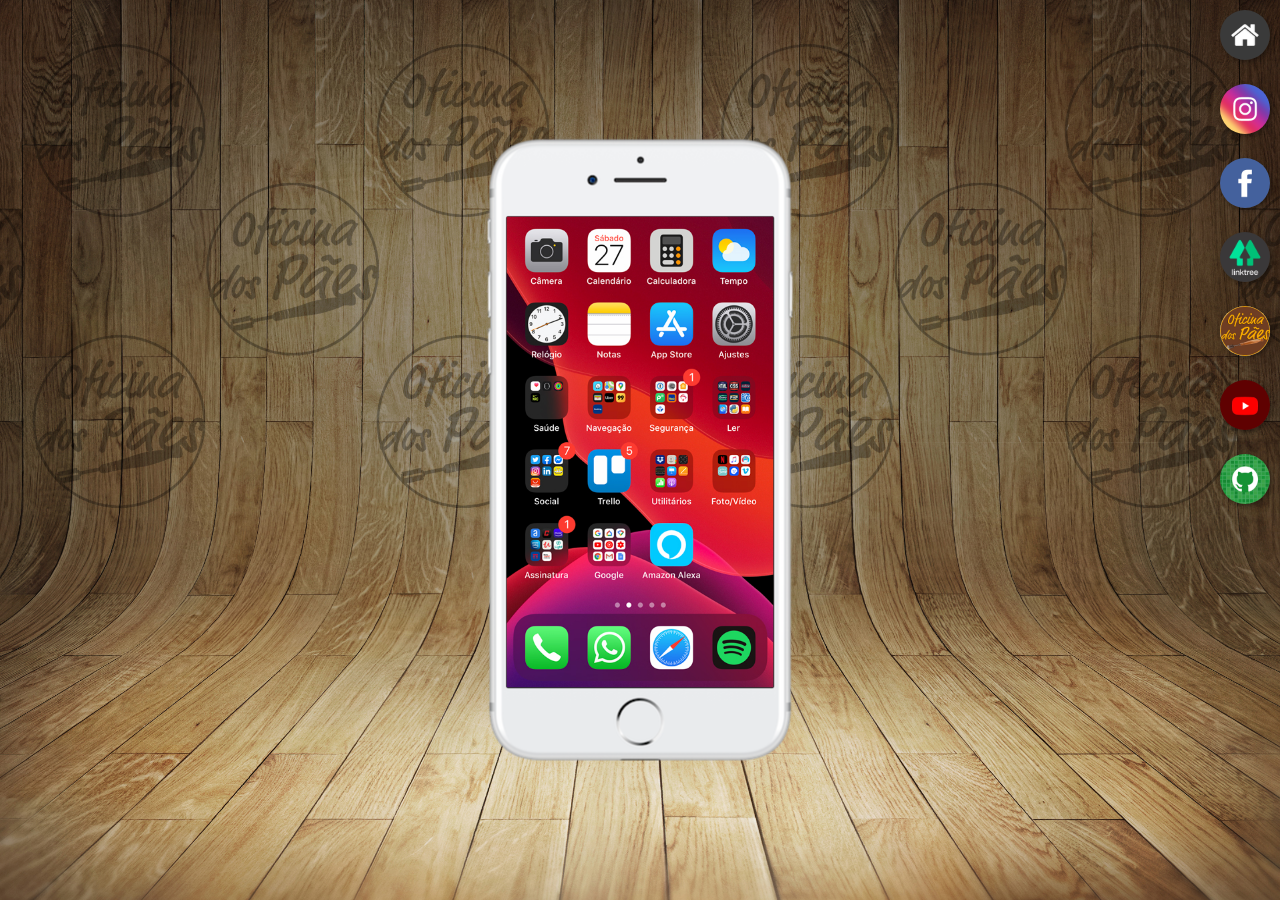
<file: index.html>
<!DOCTYPE html>
<html lang="pt-br">
<head>
    <meta charset="UTF-8">
    <meta http-equiv="X-UA-Compatible" content="IE=edge">
    <meta name="viewport" content="width=device-width, initial-scale=1.0">
    <title>Vilaça Oficina dos Pães</title>
    <link rel="shortcut icon" href="favicon.ico" type="image/x-icon">
    <link rel="stylesheet" href="estilos/style.css">
</head>
<body>
    <main>
        <section id="telefone">
            <iframe src="home.html" name="tela" id="tela" frameborder="0">
                Seu navegador não é compatível com isso.
            </iframe>
        </section>

        <section id="redes-sociais">
            <a href="home.html" target="tela"><img src="imagens/logo-home.jpg" alt="Home"></a><br>

            <a href="instragram.html" target="tela"><img src="imagens/logo-instagram.jpg" alt="Instagram"></a><br>

            <a href="#" target="tela"><img src="imagens/logo-facebook.jpg" alt="Instagram"></a><br>

            <a href="#" target="tela"><img src="imagens/logo-linktree.jpg" alt="LinkTree"></a><br>

           
            <a href="#" target="tela"><img src="imagens/logo-vop.jpg" alt="GitHub"></a><br>

            <a href="youtube.html" target="tela"><img src="imagens/logo-youtube.jpg" alt="YouTube"></a><br>
            <a href="github.html" target="tela"><img src="imagens/logo-github.jpg" alt="GitHub"></a><br>
        </section>


    </main>

</body>
</html>
</file>
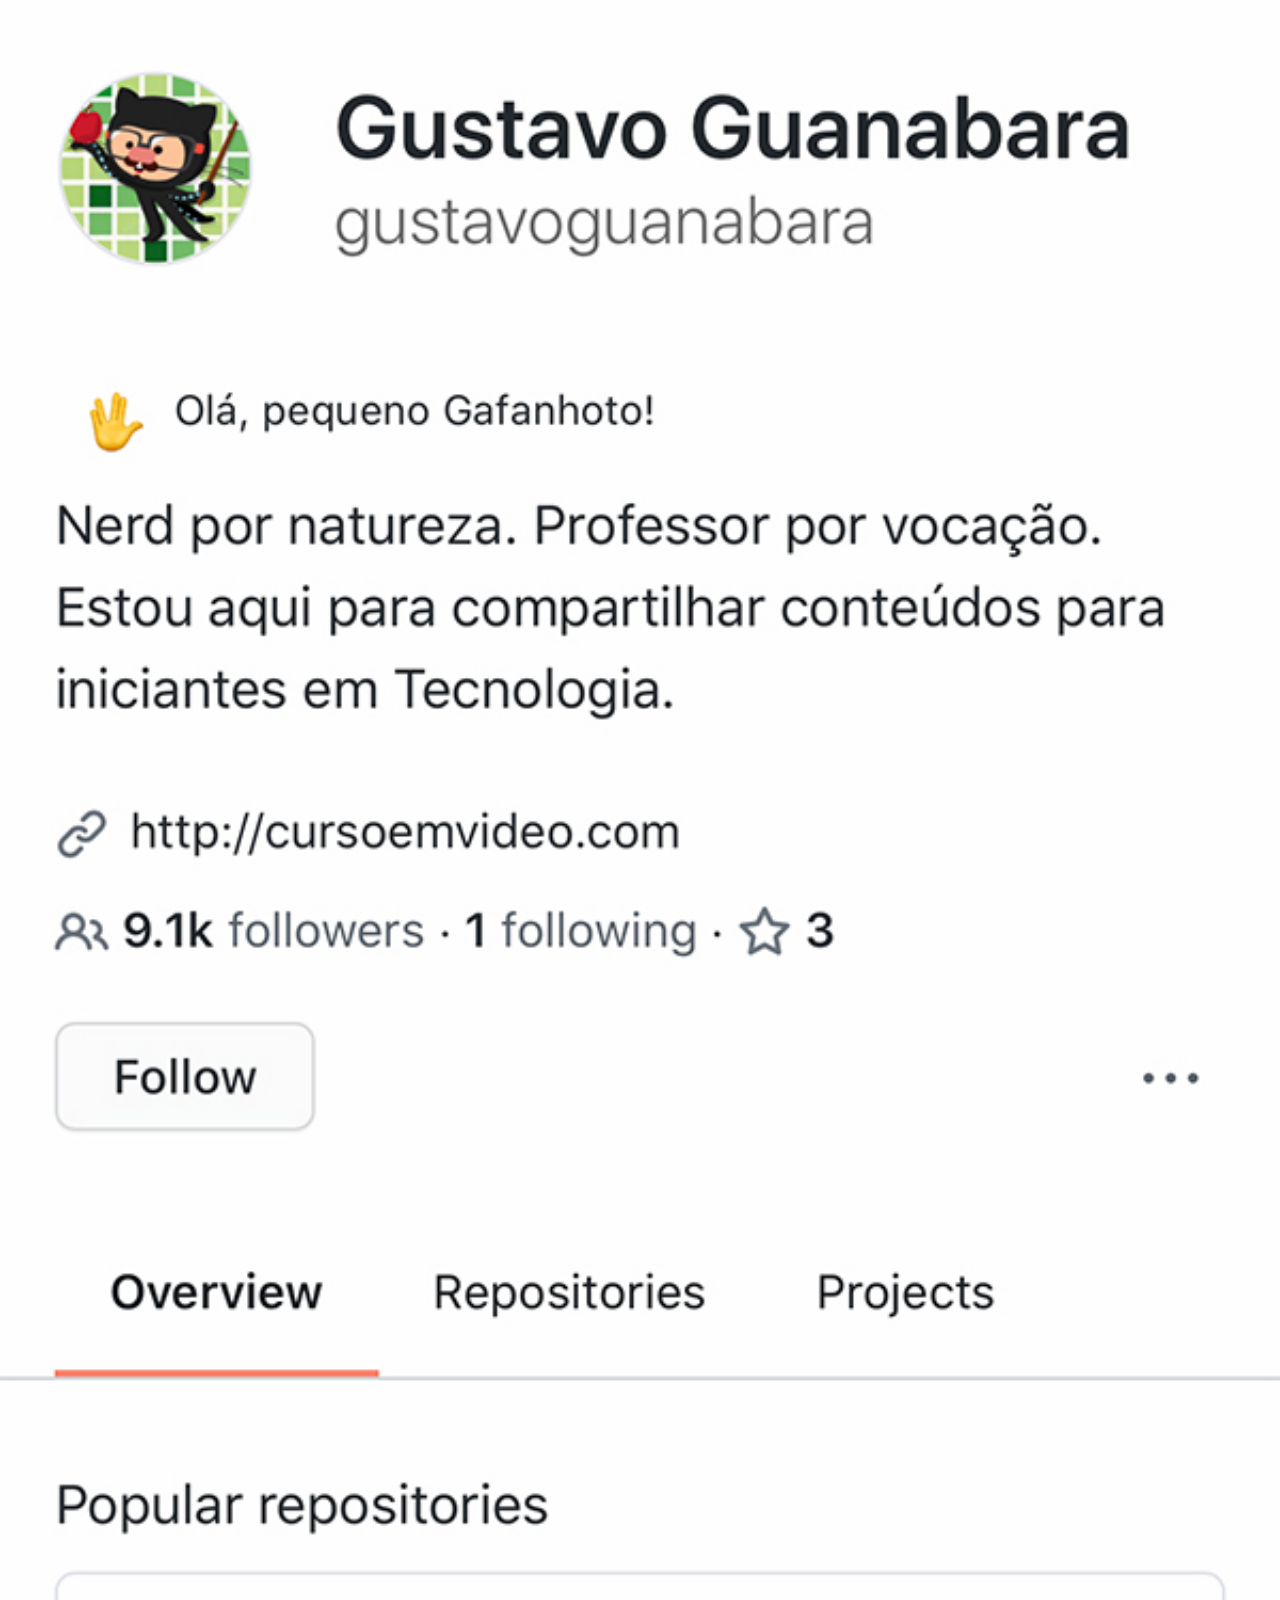
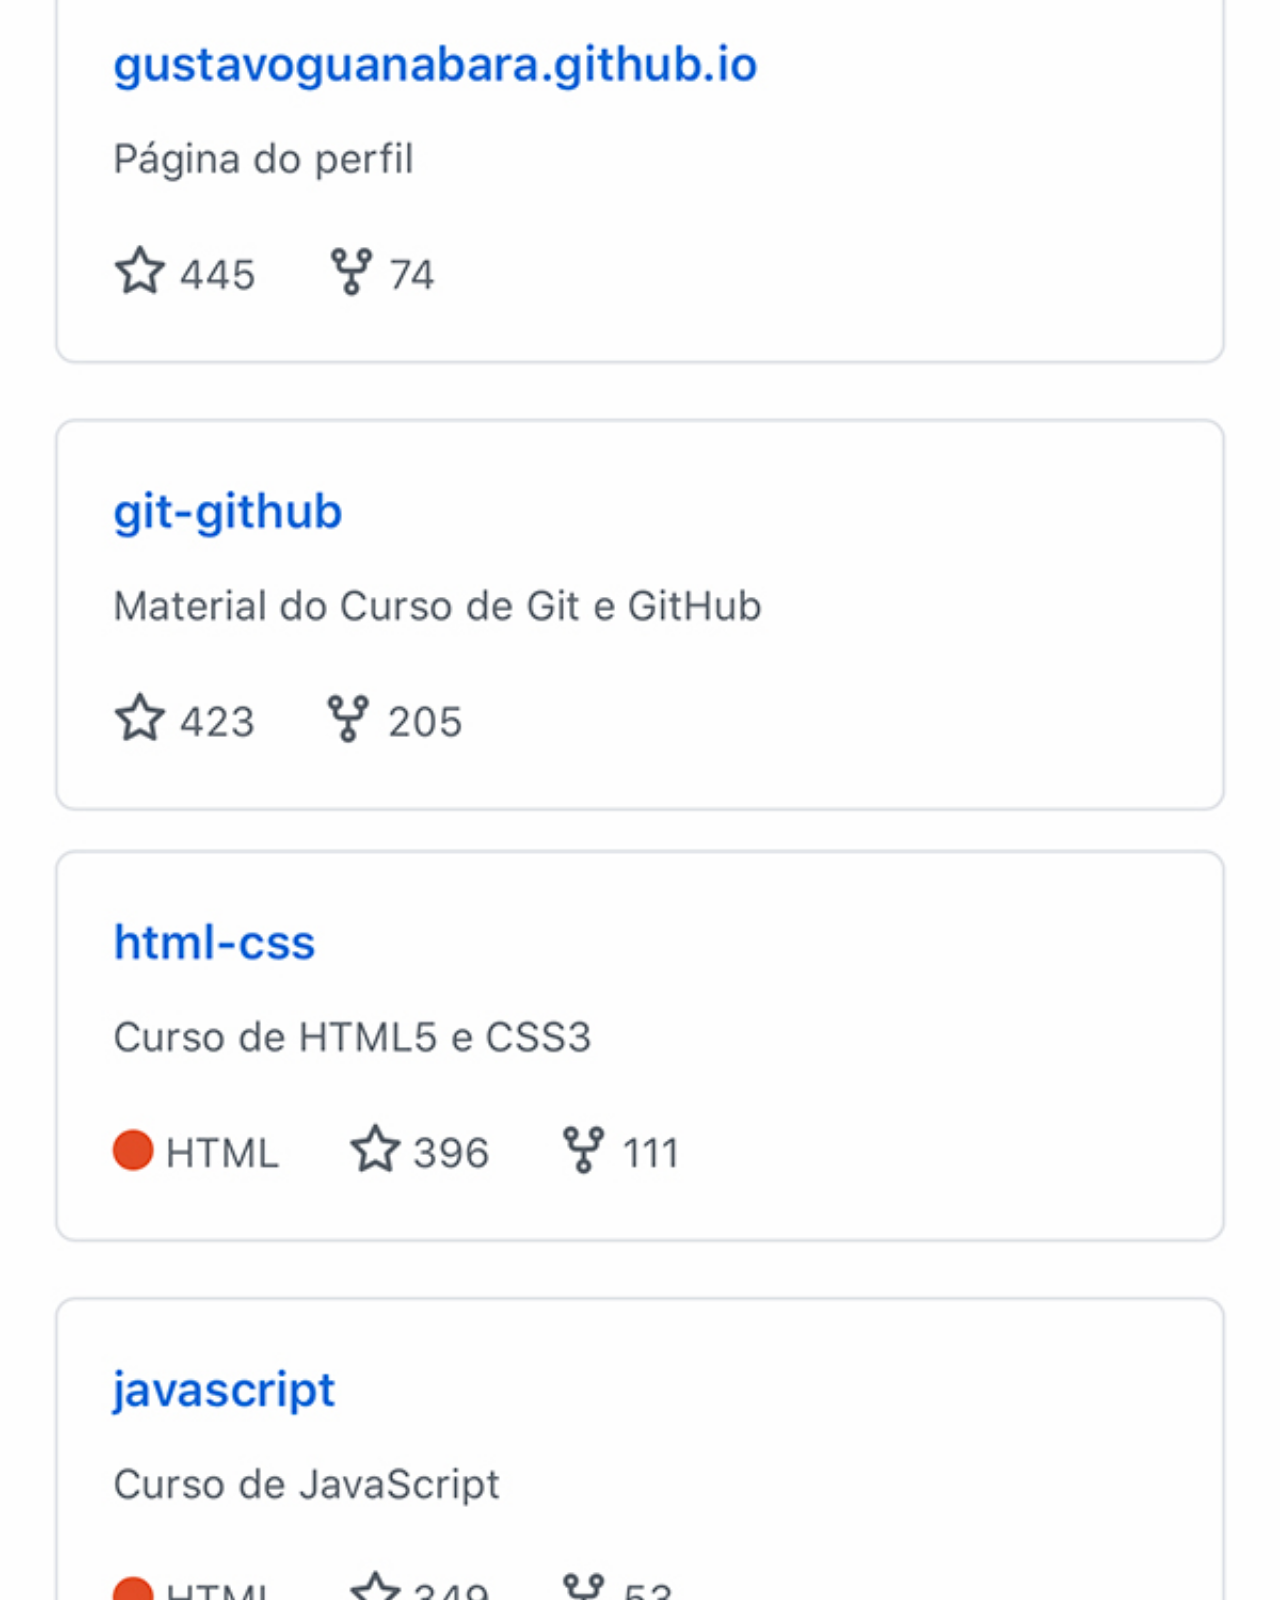
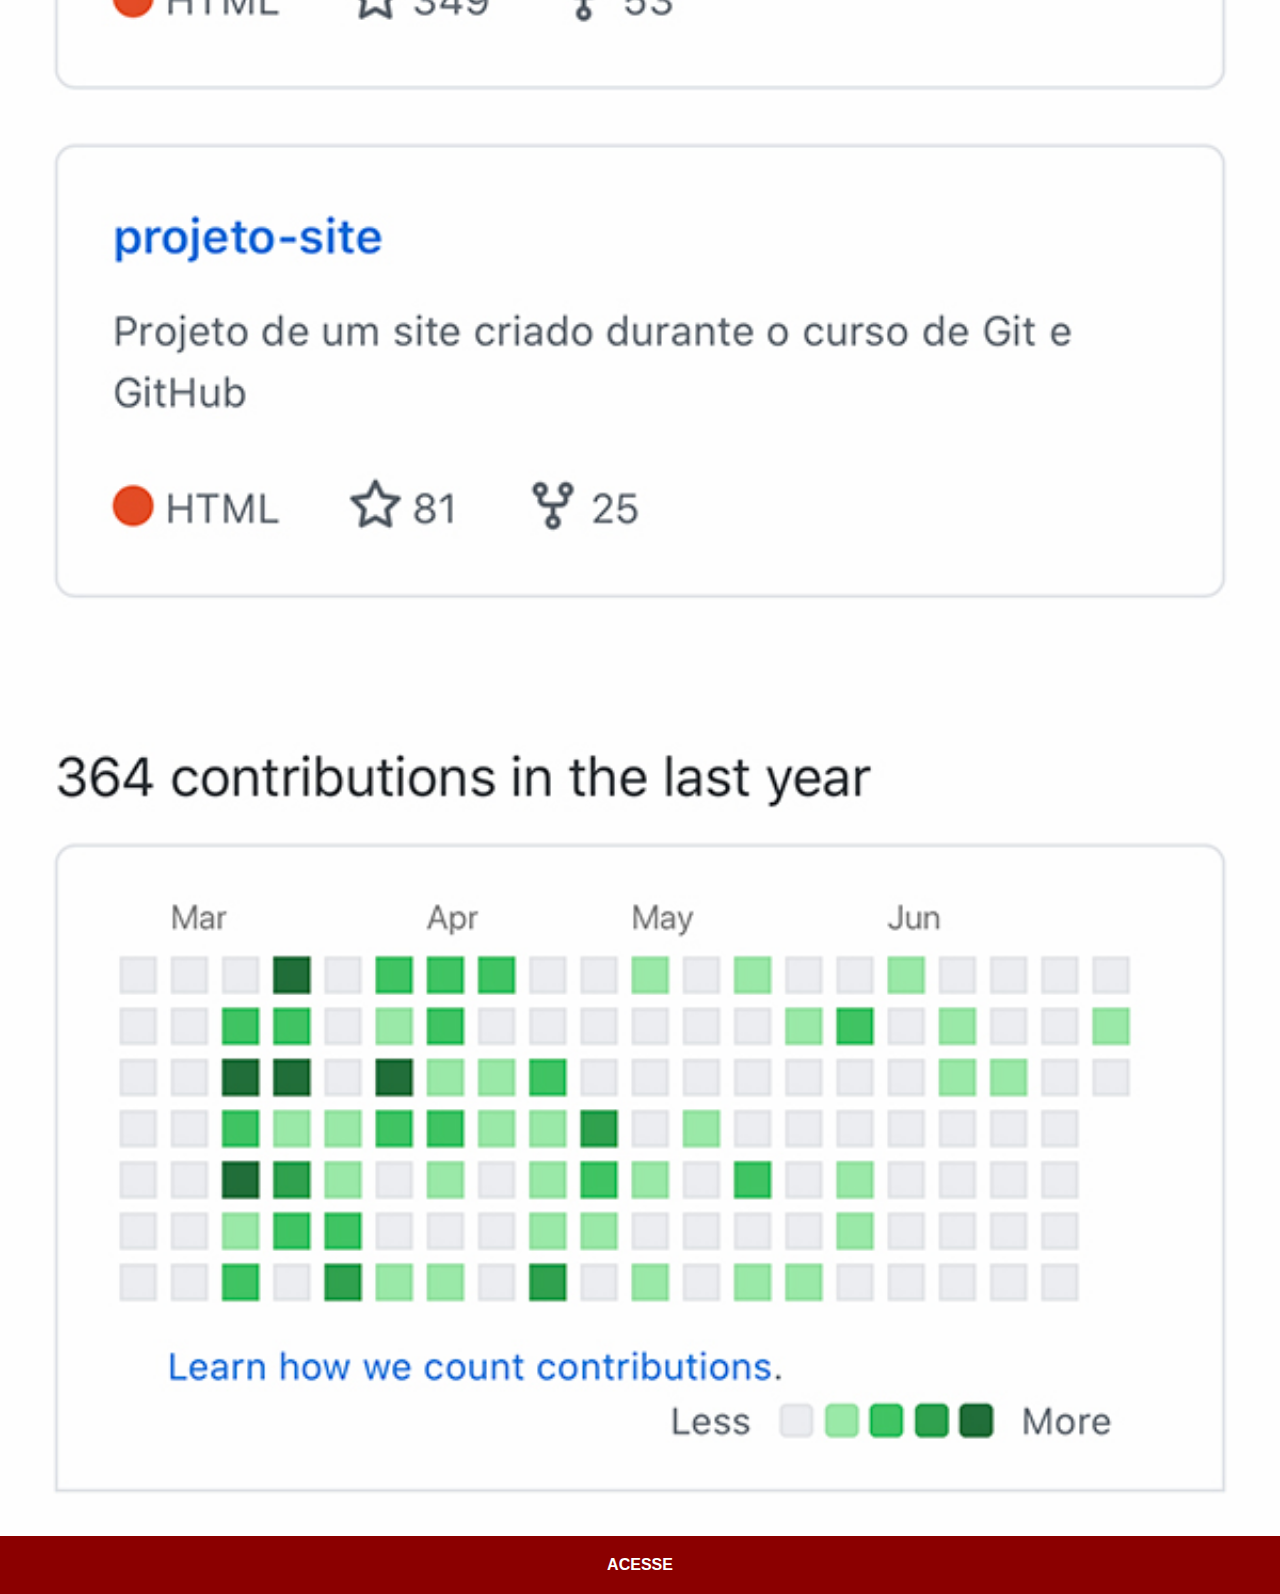
<file: github.html>
<!DOCTYPE html>
<html lang="pt-br">
<head>
    <meta charset="UTF-8">
    <meta http-equiv="X-UA-Compatible" content="IE=edge">
    <meta name="viewport" content="width=device-width, initial-scale=1.0">
    <title>GitHub</title>
    <link rel="stylesheet" href="estilos/social.css">
</head>
<body>
    <img src="imagens/tela-github.jpg" alt="GitHub">
    <a href="https://github.com/evilaca" target="_blank">ACESSE</a>
</body>
</html>
</file>
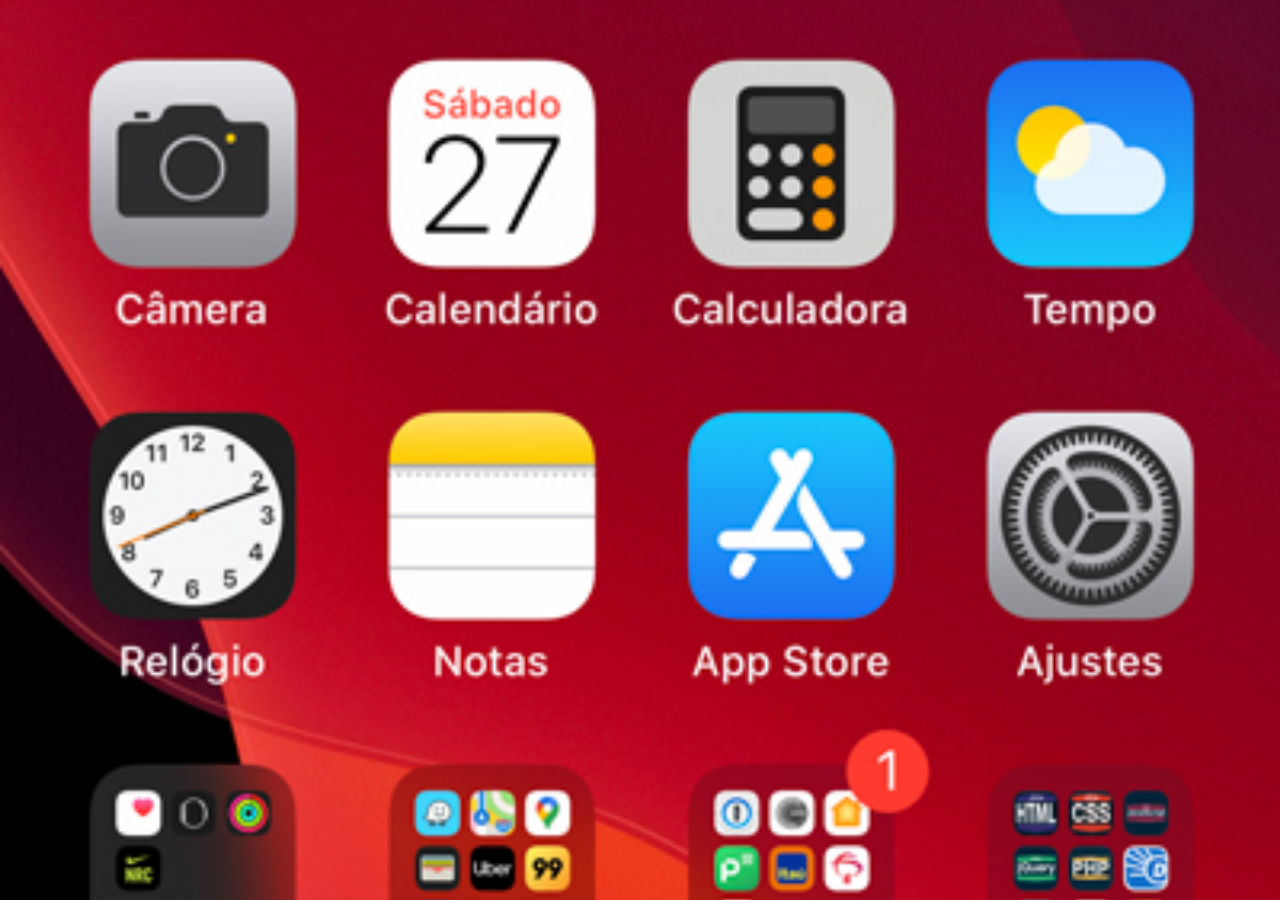
<file: home.html>
<!DOCTYPE html>
<html lang="pt-br>
<head>
    <meta charset="UTF-8">
    <meta http-equiv="X-UA-Compatible" content="IE=edge">
    <meta name="viewport" content="width=device-width, initial-scale=1.0">
    <title>Home</title>
    </head>
    <style>
        * {
            margin: 0px;
            padding: 0px;
        }
        body {
            width: 100vw;
            height: 100vh;
            background: black url('imagens/tela-home.jpg') no-repeat top center;
            background-size: cover;
        }
    </style>
<body>
    
</body>
</html>
</file>
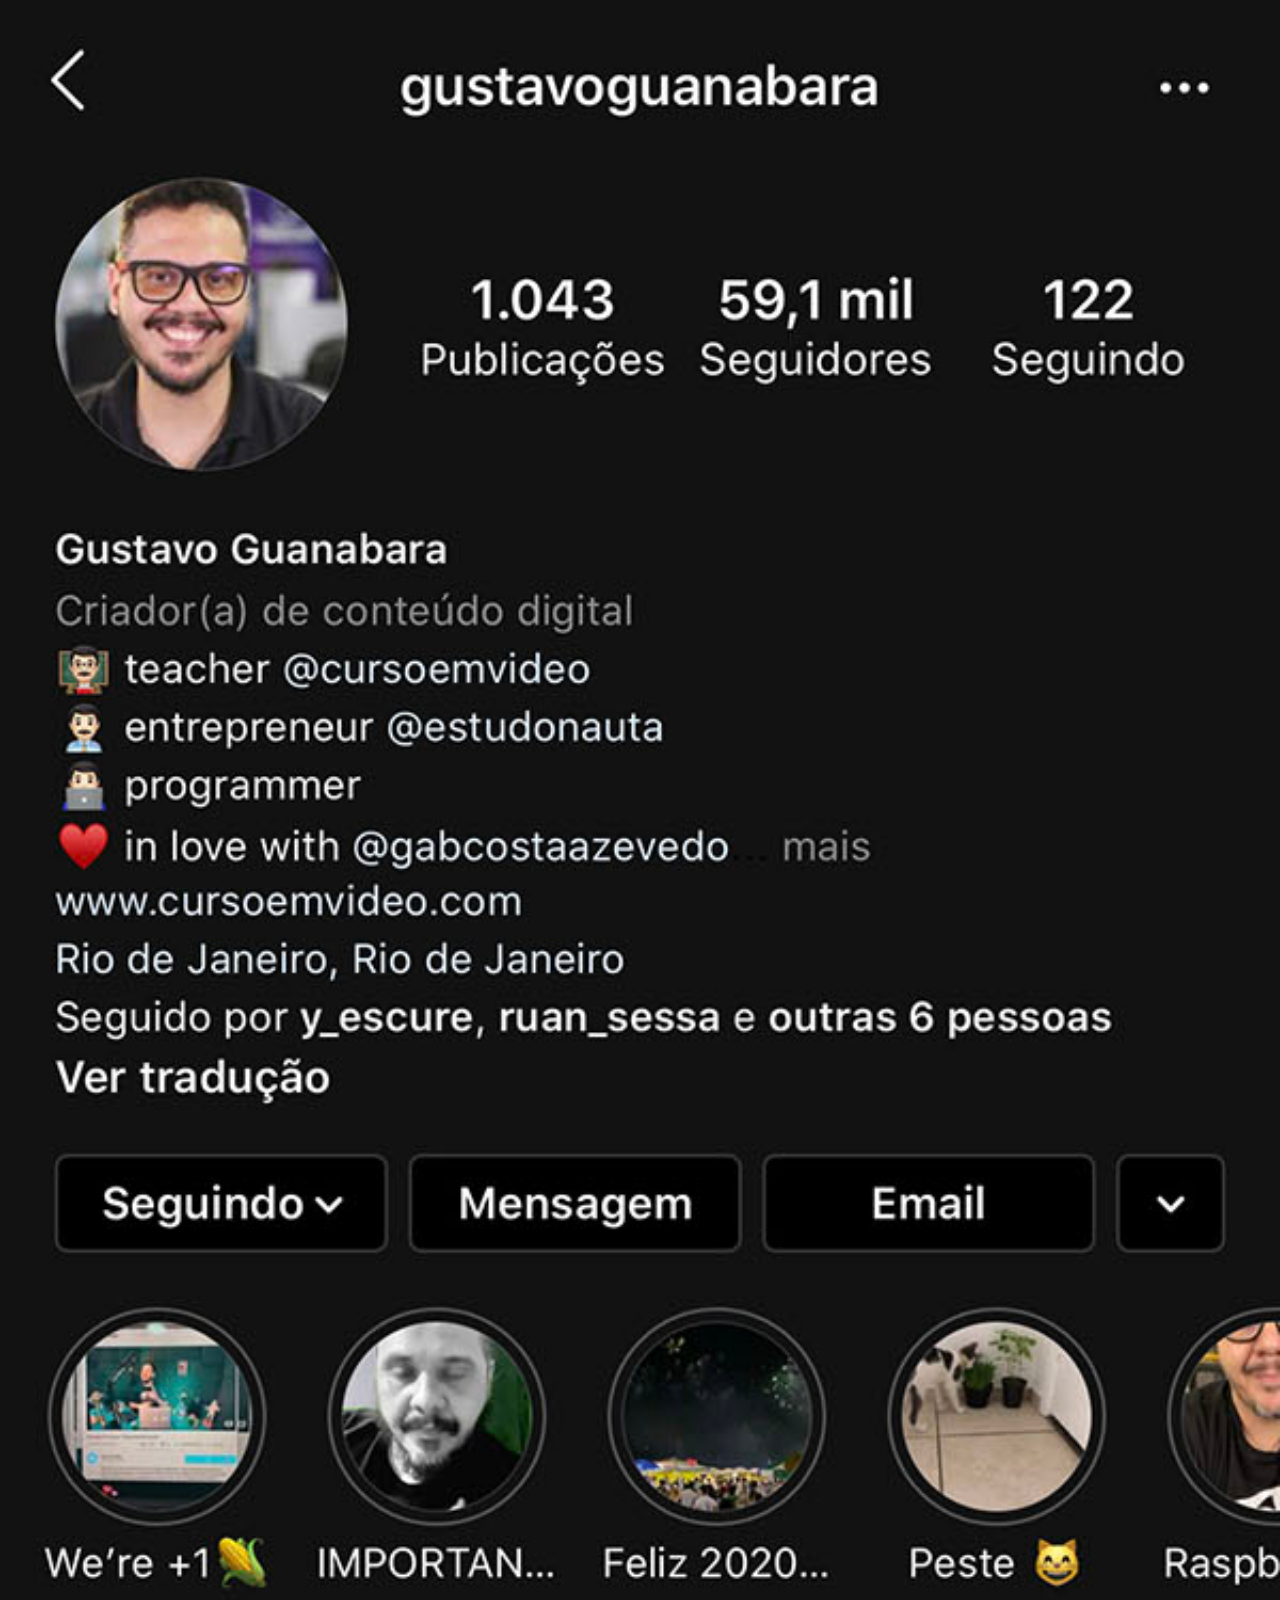
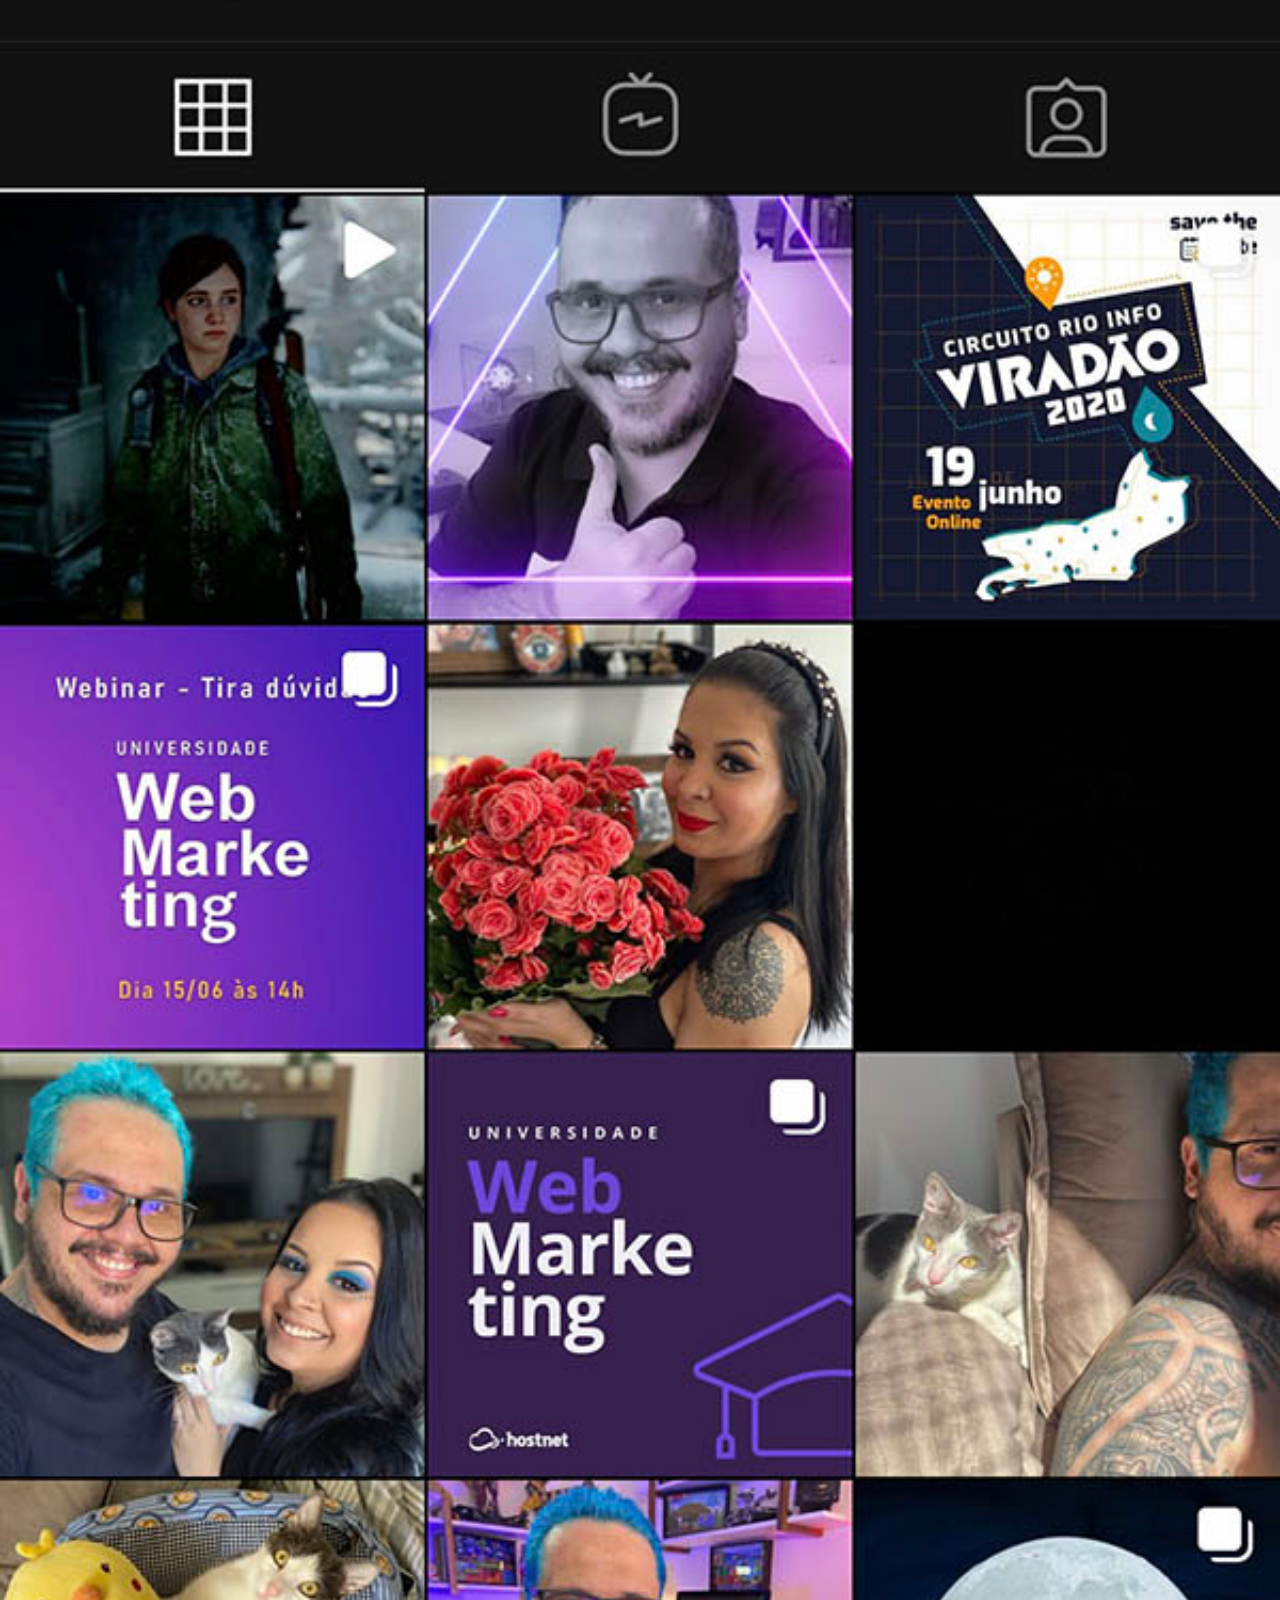
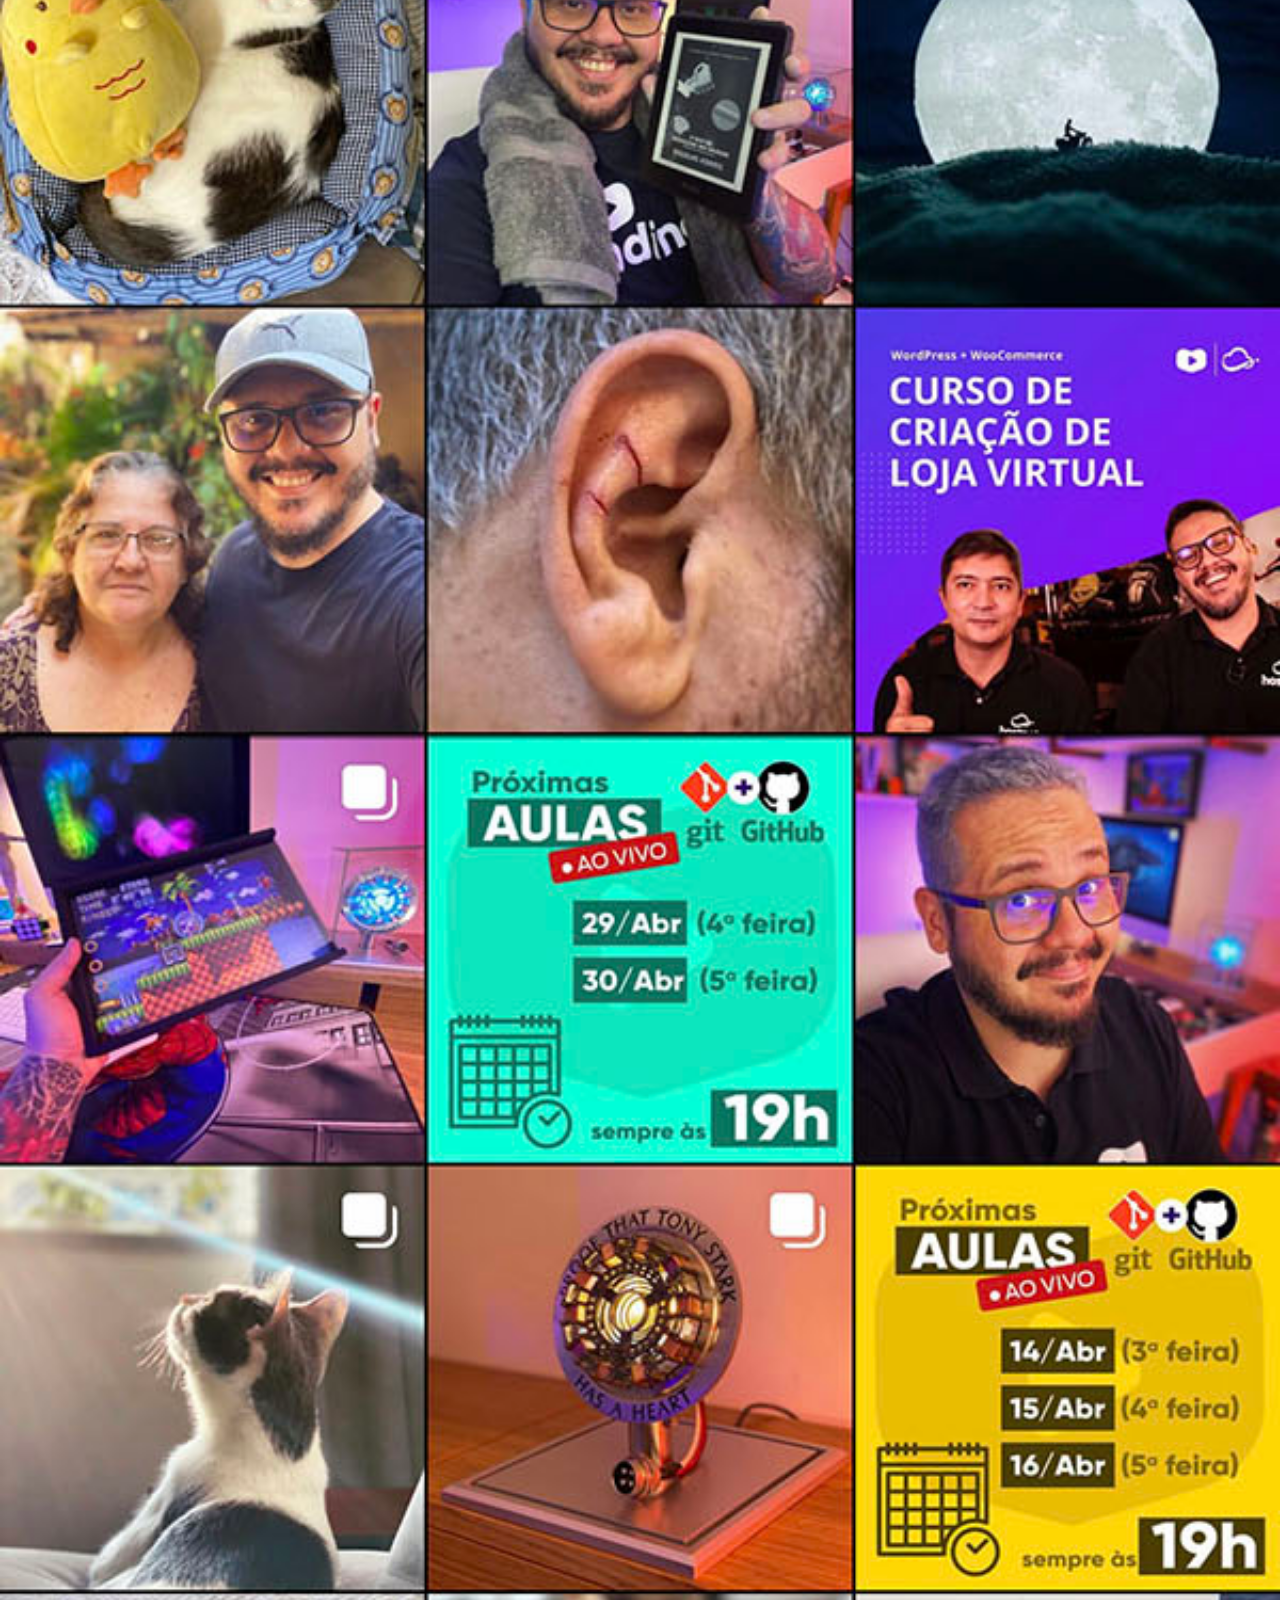
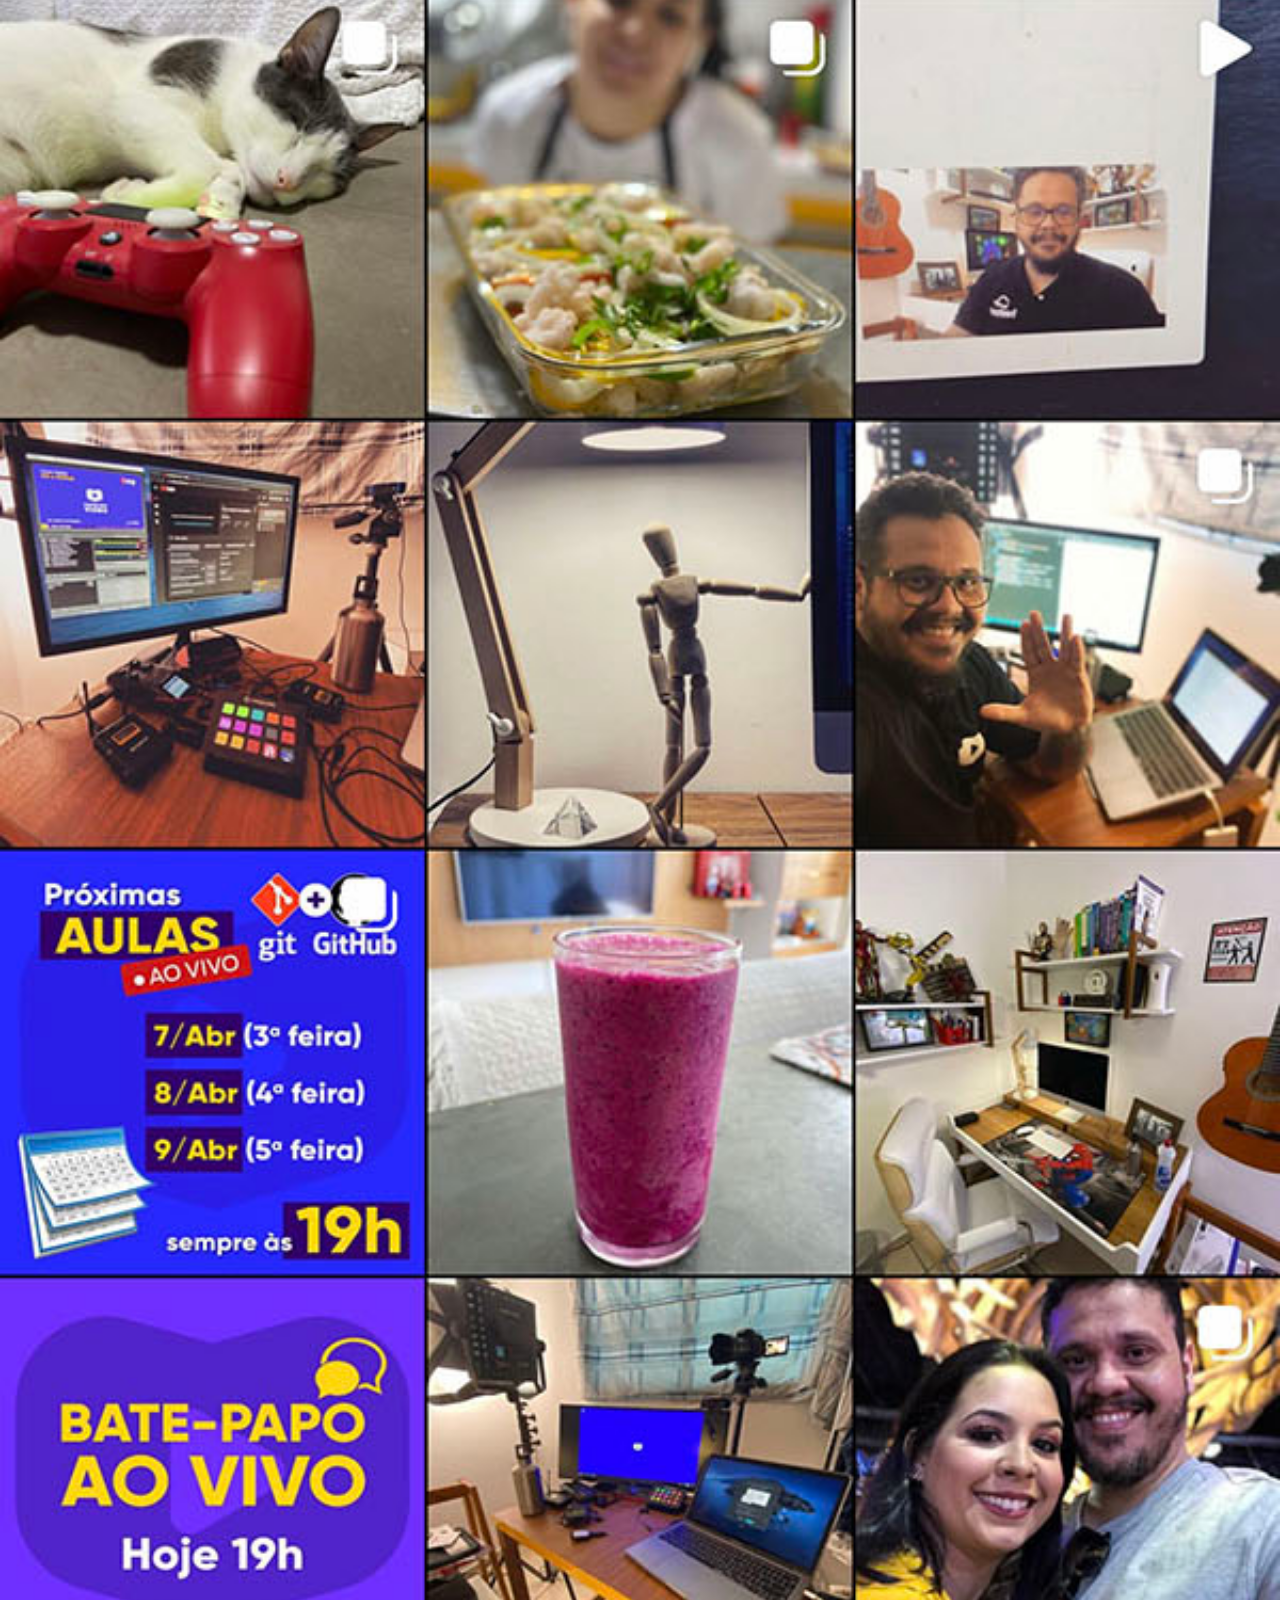
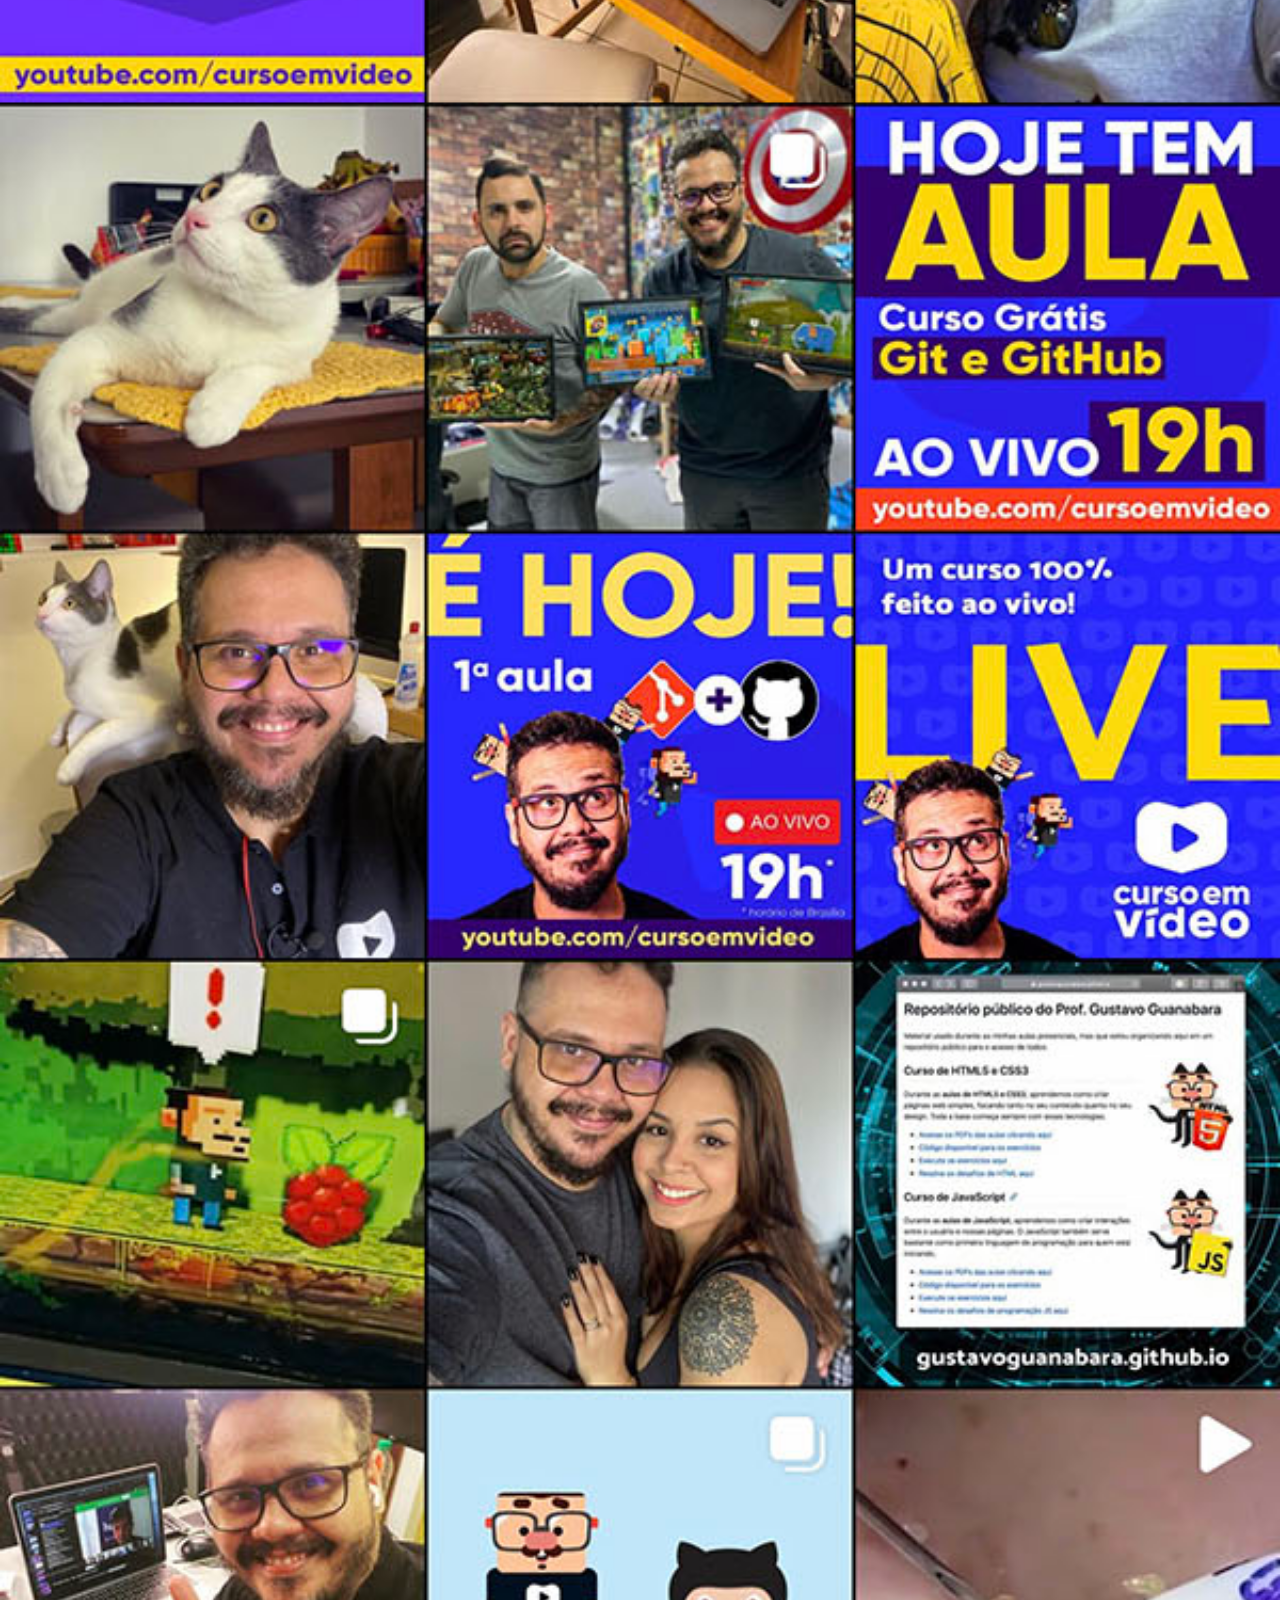
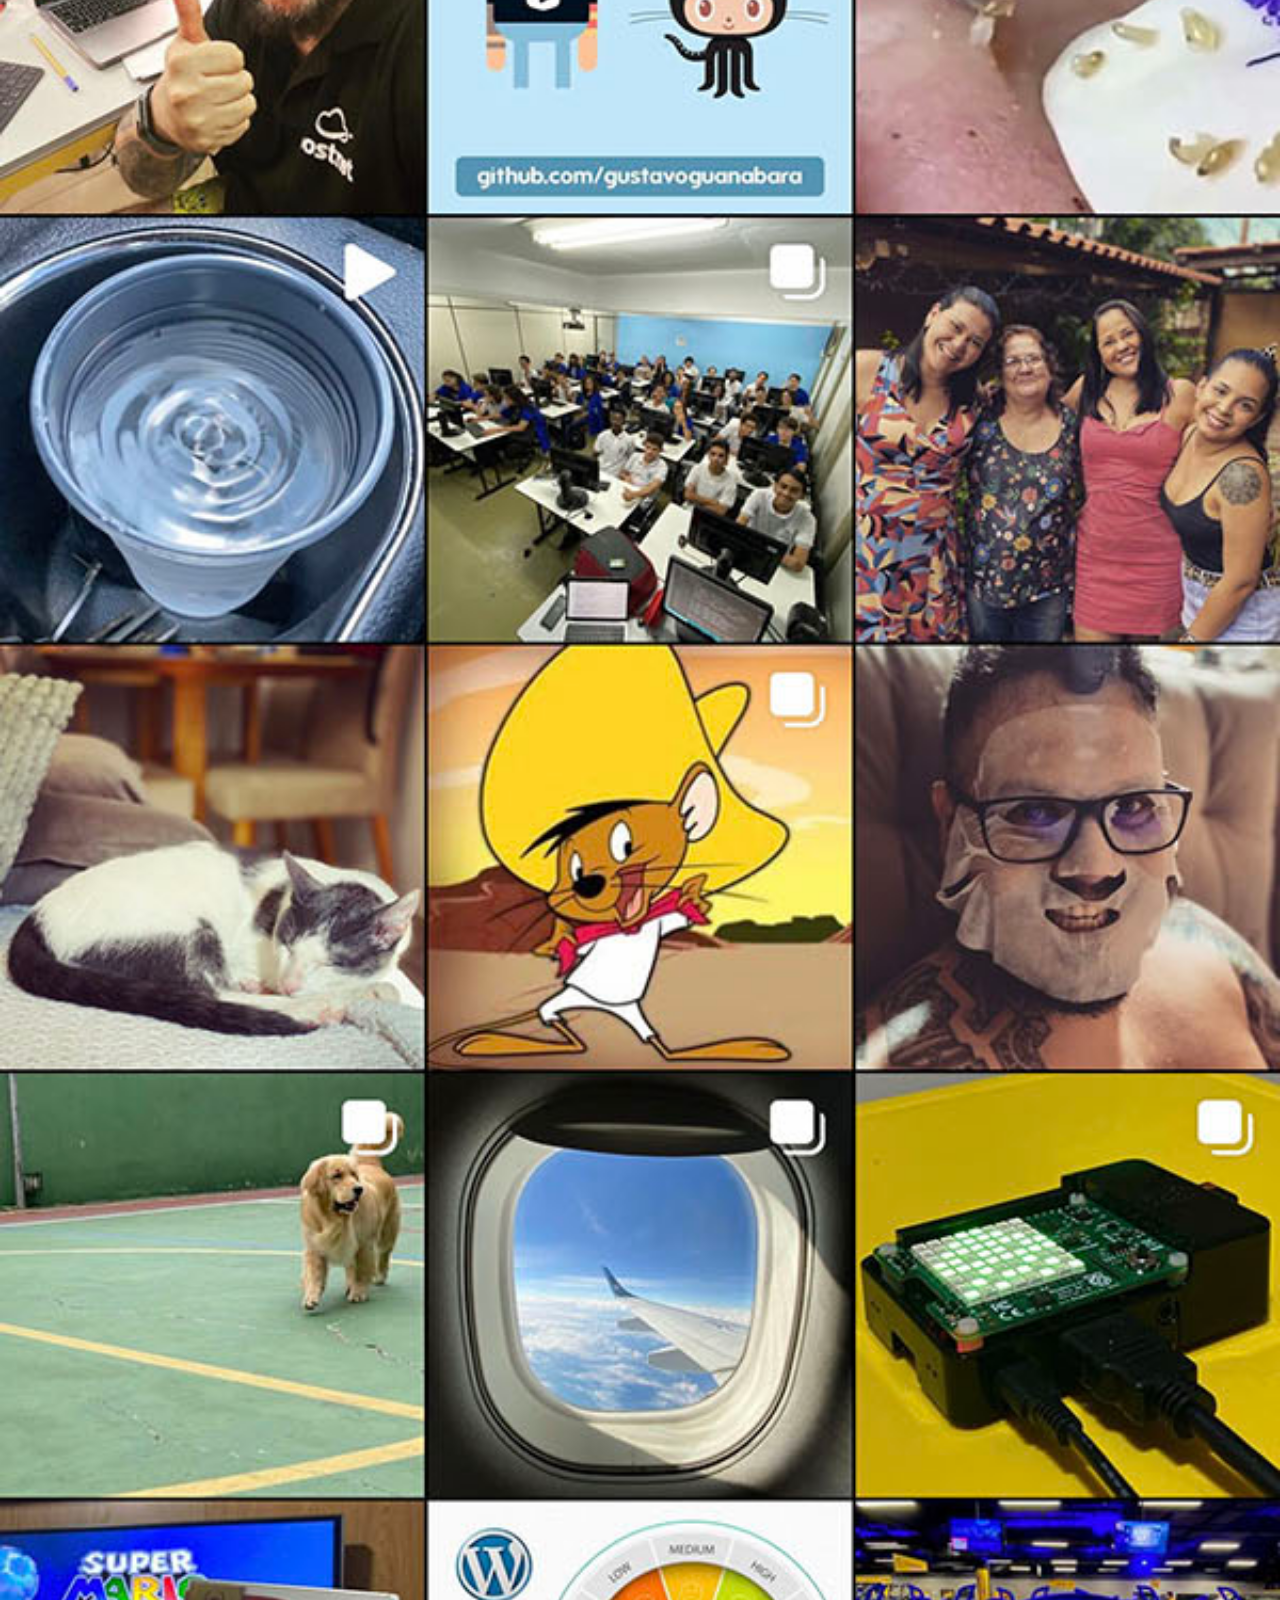
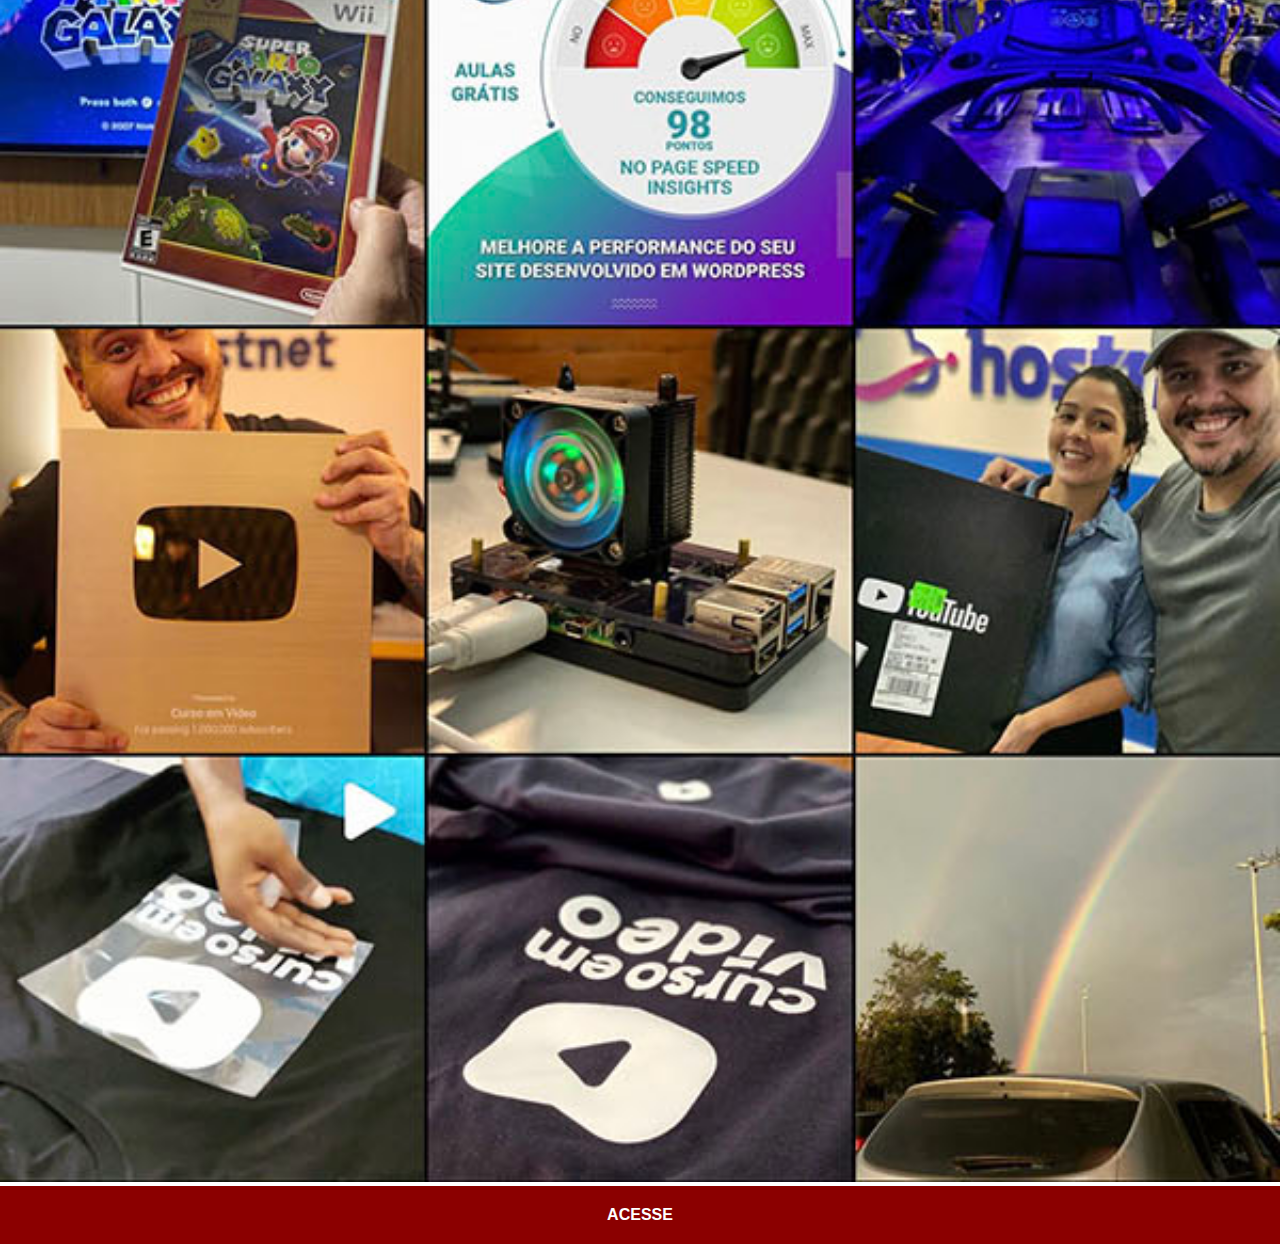
<file: instragram.html>
<!DOCTYPE html>
<html lang="pt-br">
<head>
    <meta charset="UTF-8">
    <meta http-equiv="X-UA-Compatible" content="IE=edge">
    <meta name="viewport" content="width=device-width, initial-scale=1.0">
    <title>Instagram</title>
    <link rel="stylesheet" href="estilos/social.css">
</head>
<body>
    <img src="imagens/tela-instagram.jpg" alt="Instagram">
    <a href="https://www.instagram.com/vilacaoficinadospaes/" target="_blank">ACESSE</a>
</body>
</html>
</file>
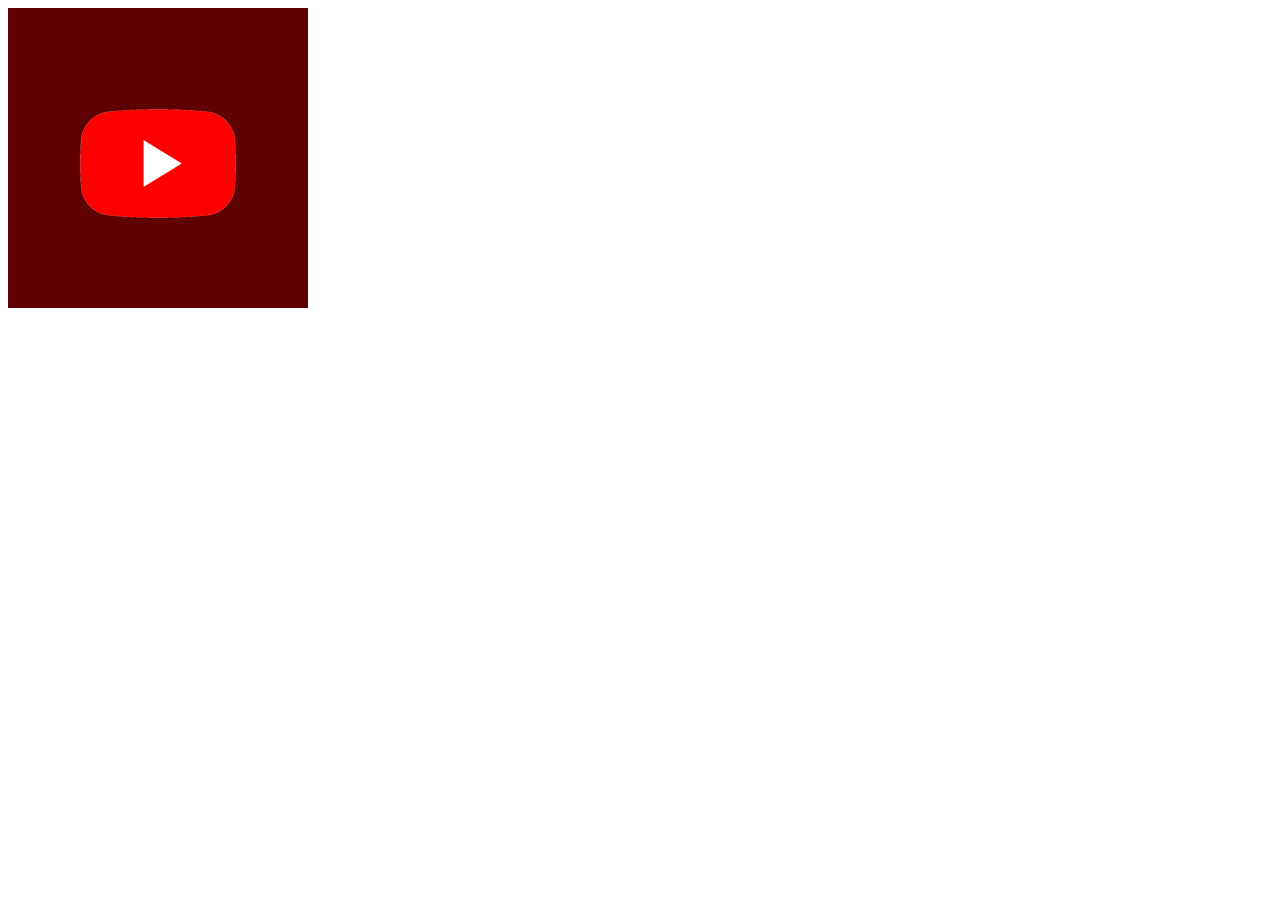
<file: youtube.html>
<!DOCTYPE html>
<html lang="pt-br">
<head>
    <meta charset="UTF-8">
    <meta http-equiv="X-UA-Compatible" content="IE=edge">
    <meta name="viewport" content="width=device-width, initial-scale=1.0">
    <title>Youtube</title>
    <style></style>
</head>
<body>
    <img src="imagens/logo-youtube.jpg" alt="">
</body>
</html>
</file>
<file: estilos/style.css>
@charset "utf-8";

* {
    margin: 0px;
    padding: 0px;
    font-family: Arial, Helvetica, sans-serif;
}

html, body {
    height: 100vh;
    width: 100vw;
    background-color: black;
}
body {
    background: url('../imagens/fundo-madeira-vop.jpg') no-repeat top center;
    background-size: cover;
    background-attachment: fixed;
}

main {
    height: 100vh;
    position: relative;
}

section#telefone {
    position: absolute;
    top: 50%;
    left: 50%;
    transform: translate(-50%, -50%);
    height: 627px;
    width: 311px;
    background: url('../imagens/frame-iphone.png') no-repeat;
}

iframe#tela {
    position: relative;
    top: 80px;
    left: 22px;
    width: 267px;
    height: 471px;
}

section#redes-sociais {
    text-align: right;
}

section#redes-sociais img {
    width: 50px;
    margin: 10px;
    border-radius: 50%;
    box-shadow: 2px 2px 5px rgba(0, 0, 0, 0.381);
    box-sizing: border-box;
}

section#redes-sociais img:hover {
    border: 1px solid rgba(255, 255, 255, 0.559);
    transform: translate(-3px, -3px);
    box-shadow: 5px 5px 10px rgba(0, 0, 0, 0.603);
    transition: transform 0.2s;
    
}
</file>
<file: estilos/social.css>
@charset "utf-8";

* {
    margin: 0;
    padding: 0;
    font-family: Arial, Helvetica, sans-serif;
}
::-webkit-scrollbar {
    width: 0px;
    height: 0px;
}
img {
    width: 100vw;
}
a {
    display: block;
    background-color: darkred;
    color: white;
    padding: 20px;
    text-align: center;
    font-weight: bolder;
    text-decoration: none;
}
a:hover {
    background-color: red;
}
</file>
